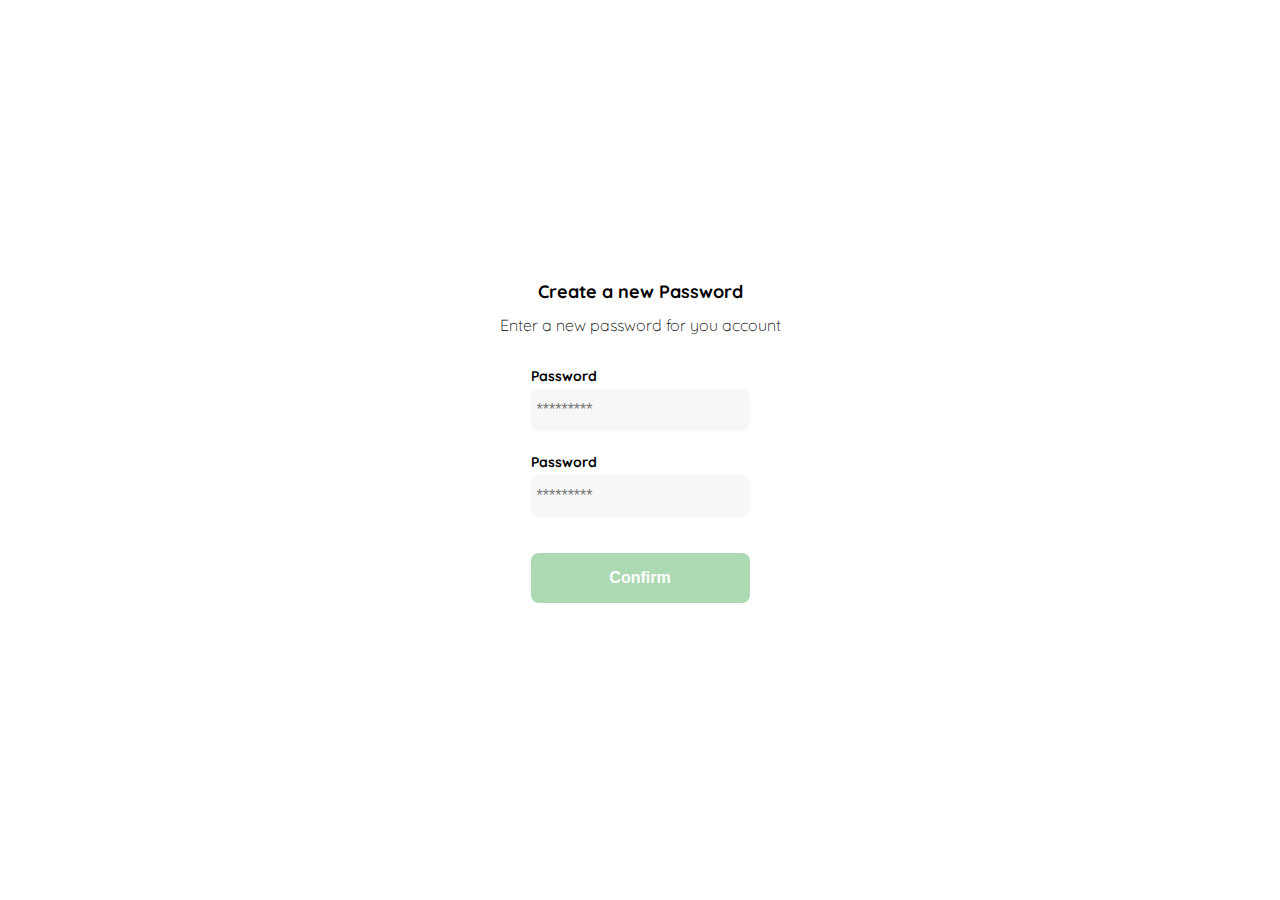
<file: clase1.html>
<!DOCTYPE html>
<html lang="en">
<head>
  <meta charset="UTF-8">
  <meta http-equiv="X-UA-Compatible" content="IE=edge">
  <meta name="viewport" content="width=device-width, initial-scale=1.0">
  <link rel="stylesheet" href="./style.css">
  <link rel="preconnect" href="https://fonts.googleapis.com">
  <link rel="preconnect" href="https://fonts.gstatic.com" crossorigin>
  <link href="https://fonts.googleapis.com/css2?family=Outfit:wght@400;500&family=Quicksand:wght@300;500;700&display=swap" rel="stylesheet">
  <title>Document</title>
</head>
<body>
  <div class="login">
    <div class="form-container">

      <img src="./logos/logo_yard_sale.svg" alt="logo" class="logo">

      <h1 class="title">Create a new Password</h1>

      <p class="subtitle">Enter a new password for you account</p>

      <form action="/" class="form">

        <label for="password" class="label">Password</label>
        <input type="password" id="password" placeholder="*********" class="input input-password">

        <label for="new-password" class="label">Password</label>
        <input type="password" id="new-password" placeholder="*********" class="input input-password">

        <input type="submit" value="Confirm" class="primary-button login-button">
      </form> 

    </div>
  </div>
</body>
</html>
</file>
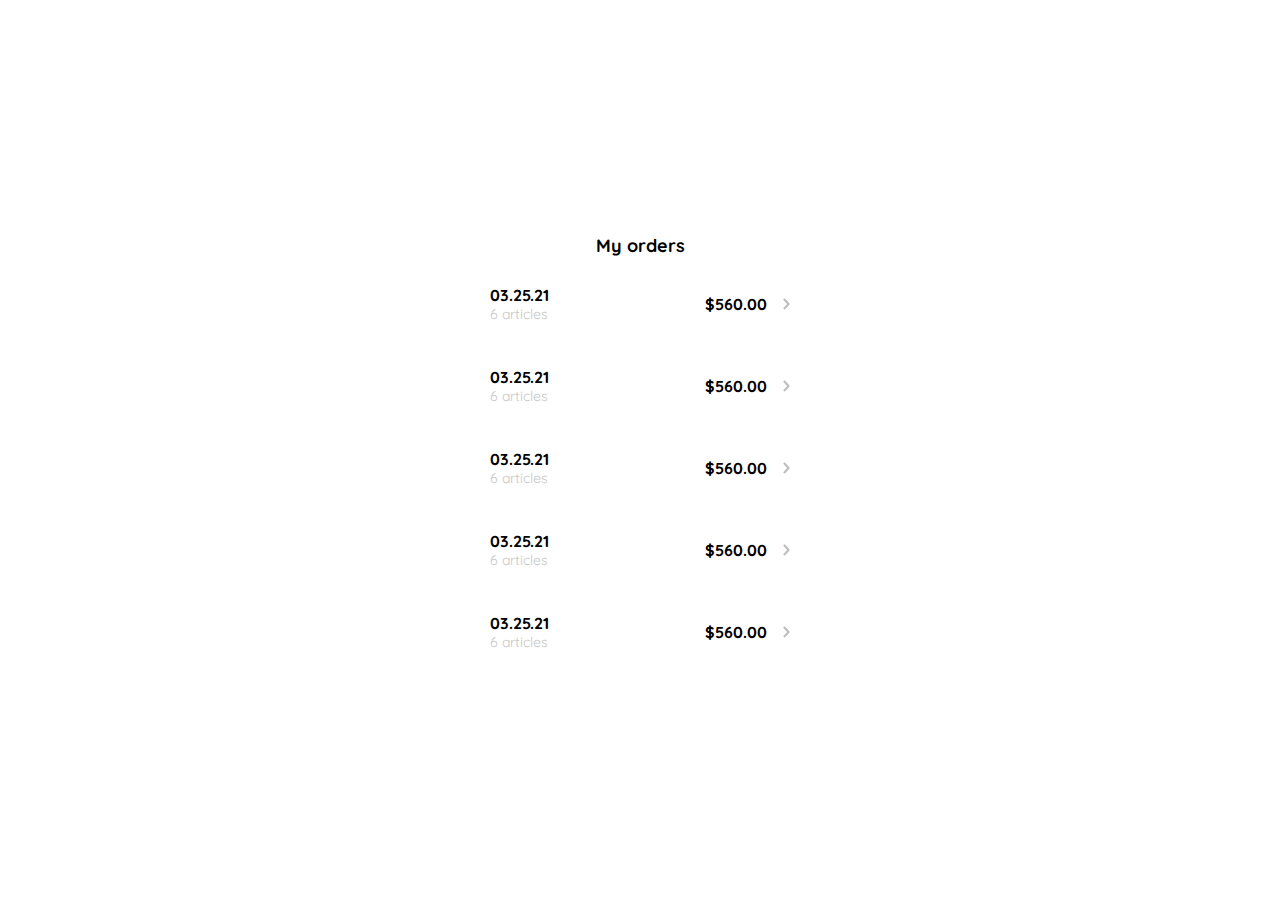
<file: clase10.html>
<!DOCTYPE html>
<html lang="en">
<head>
  <meta charset="UTF-8">
  <meta http-equiv="X-UA-Compatible" content="IE=edge">
  <meta name="viewport" content="width=device-width, initial-scale=1.0">
  <link rel="stylesheet" href="./style.css">
  <link rel="preconnect" href="https://fonts.googleapis.com">
  <link rel="preconnect" href="https://fonts.gstatic.com" crossorigin>
  <link href="https://fonts.googleapis.com/css2?family=Outfit:wght@400;500&family=Quicksand:wght@300;500;700&display=swap" rel="stylesheet">
  <title>Document</title>
</head>
<body>
  <div class="my-order">
    <div class="my-order-container">
      <h1 class="title">My orders</h1>

      <div class="my-order-content">
        <div class="orders">
          <p>
            <span>03.25.21</span>
            <span>6 articles</span>
          </p>
          <p>$560.00</p>
          <img src="./icons/flechita.svg" alt="arrow">
        </div>
        <div class="orders">
          <p>
            <span>03.25.21</span>
            <span>6 articles</span>
          </p>
          <p>$560.00</p>
          <img src="./icons/flechita.svg" alt="arrow">
        </div>
        <div class="orders">
          <p>
            <span>03.25.21</span>
            <span>6 articles</span>
          </p>
          <p>$560.00</p>
          <img src="./icons/flechita.svg" alt="arrow">
        </div>
        <div class="orders">
          <p>
            <span>03.25.21</span>
            <span>6 articles</span>
          </p>
          <p>$560.00</p>
          <img src="./icons/flechita.svg" alt="arrow">
        </div>
        <div class="orders">
          <p>
            <span>03.25.21</span>
            <span>6 articles</span>
          </p>
          <p>$560.00</p>
          <img src="./icons/flechita.svg" alt="arrow">
        </div>
      </div>
    </div>
  </div>
</body>
</html>
</file>
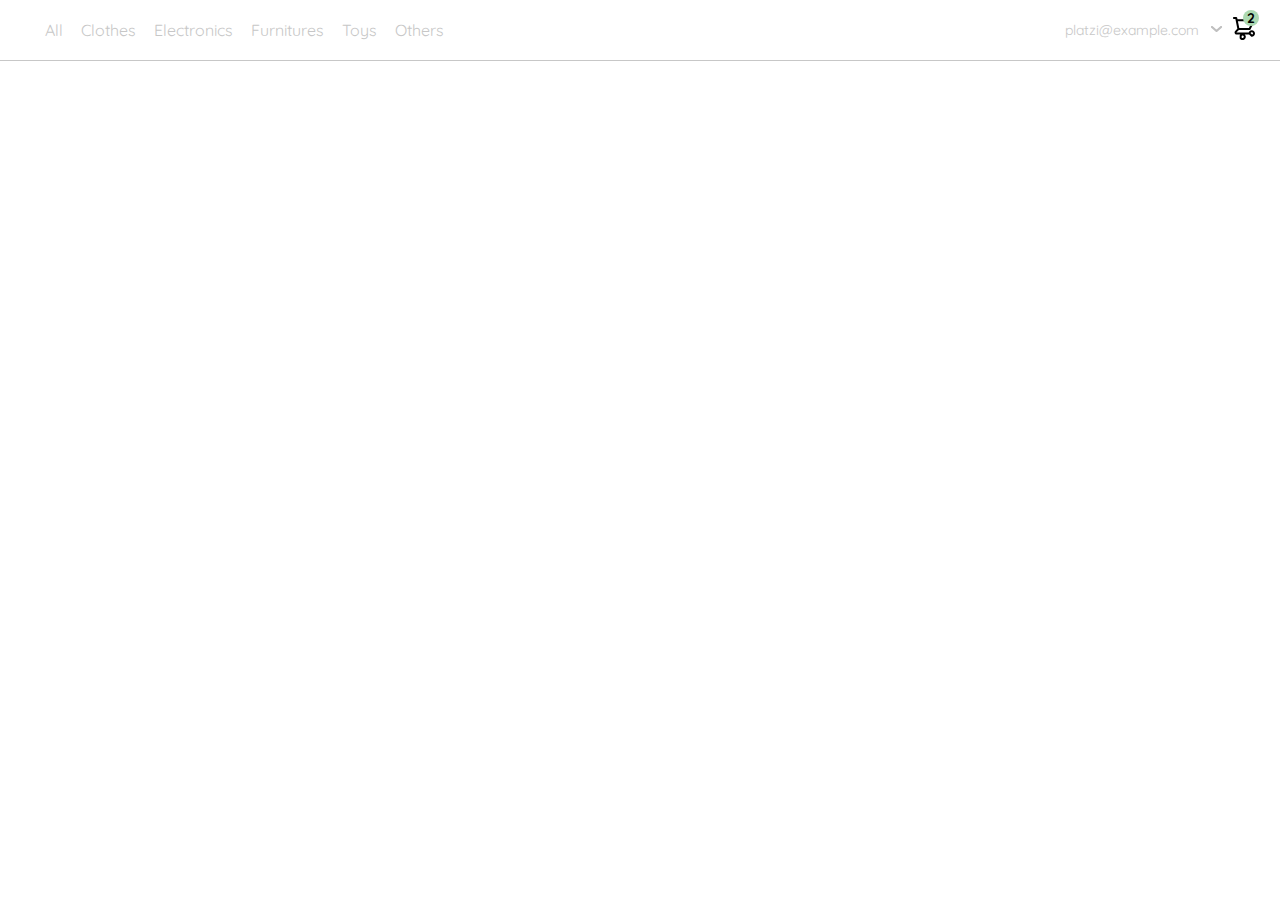
<file: clase11.html>
<!DOCTYPE html>
<html lang="en">
<head>
  <meta charset="UTF-8">
  <meta http-equiv="X-UA-Compatible" content="IE=edge">
  <meta name="viewport" content="width=device-width, initial-scale=1.0">
  <link rel="stylesheet" href="./style.css">
  <link rel="preconnect" href="https://fonts.googleapis.com">
  <link rel="preconnect" href="https://fonts.gstatic.com" crossorigin>
  <link href="https://fonts.googleapis.com/css2?family=Outfit:wght@400;500&family=Quicksand:wght@300;500;700&display=swap" rel="stylesheet">
  <title>Document</title>
</head>
<body>
  <nav>
    <img src="./icons/icon_menu.svg" alt="menu" class="menu">

    <div class="navbar-left">
      <img src="./logos/logo_yard_sale.svg" alt="logo" class="logo">

      <ul>
        <li>
          <a href="/">All</a>
        </li>
        <li>
          <a href="/">Clothes</a>
        </li>
        <li>
          <a href="/">Electronics</a>
        </li>
        <li>
          <a href="/">Furnitures</a>
        </li>
        <li>
          <a href="/">Toys</a>
        </li>
        <li>
          <a href="/">Others</a>
        </li>
      </ul>
    </div>

    <div class="navbar-right">
      <ul>
        <li class="navbar-email">platzi@example.com
        <img src="./icons/flechita.svg" alt="">
        </li>
        

        <li class="navbar-shopping-cart">
          <img src="./icons/icon_shopping_cart.svg" alt="shopping cart">
          <div>2</div>
        </li>
      </ul>
    </div>
  </nav>
</body>
</html>
</file>
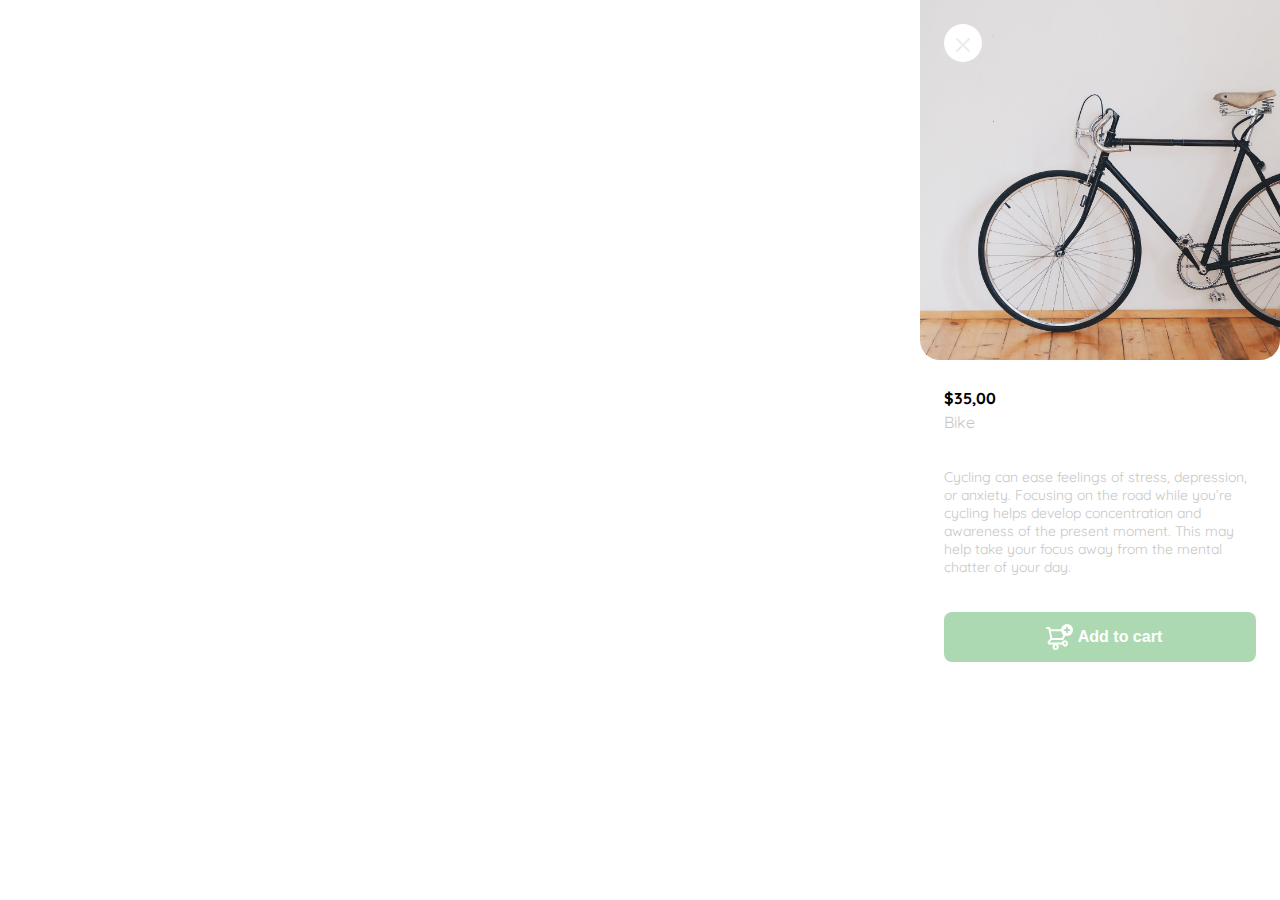
<file: clase12.html>
<!DOCTYPE html>
<html lang="en">
<head>
  <meta charset="UTF-8">
  <meta http-equiv="X-UA-Compatible" content="IE=edge">
  <meta name="viewport" content="width=device-width, initial-scale=1.0">
  <link rel="stylesheet" href="./style.css">
  <link rel="preconnect" href="https://fonts.googleapis.com">
  <link rel="preconnect" href="https://fonts.gstatic.com" crossorigin>
  <link href="https://fonts.googleapis.com/css2?family=Outfit:wght@400;500&family=Quicksand:wght@300;500;700&display=swap" rel="stylesheet">
  <title>Document</title>
</head>
<body>
  <aside class="product-detail">
    <div class="product-detail-close">
      <img src="./icons/icon_close.png" alt="close">
    </div>
    <img src="./images/pexels-photo-276517.jpeg" alt="bike">
    <div class="product-info-description">
      <p>$35,00</p>
      <p>Bike</p>
      <p>Cycling can ease feelings of stress, depression, or anxiety. Focusing on the road while you’re cycling helps develop concentration and awareness of the present moment. This may help take your focus away from the mental chatter of your day.</p>
      <button class="primary-button add-to-cart-button">
        <img src="./icons/bt_add_to_cart.svg" alt="add to cart">
        Add to cart
      </button>
    </div>
  </aside>
</body>
</html>
</file>
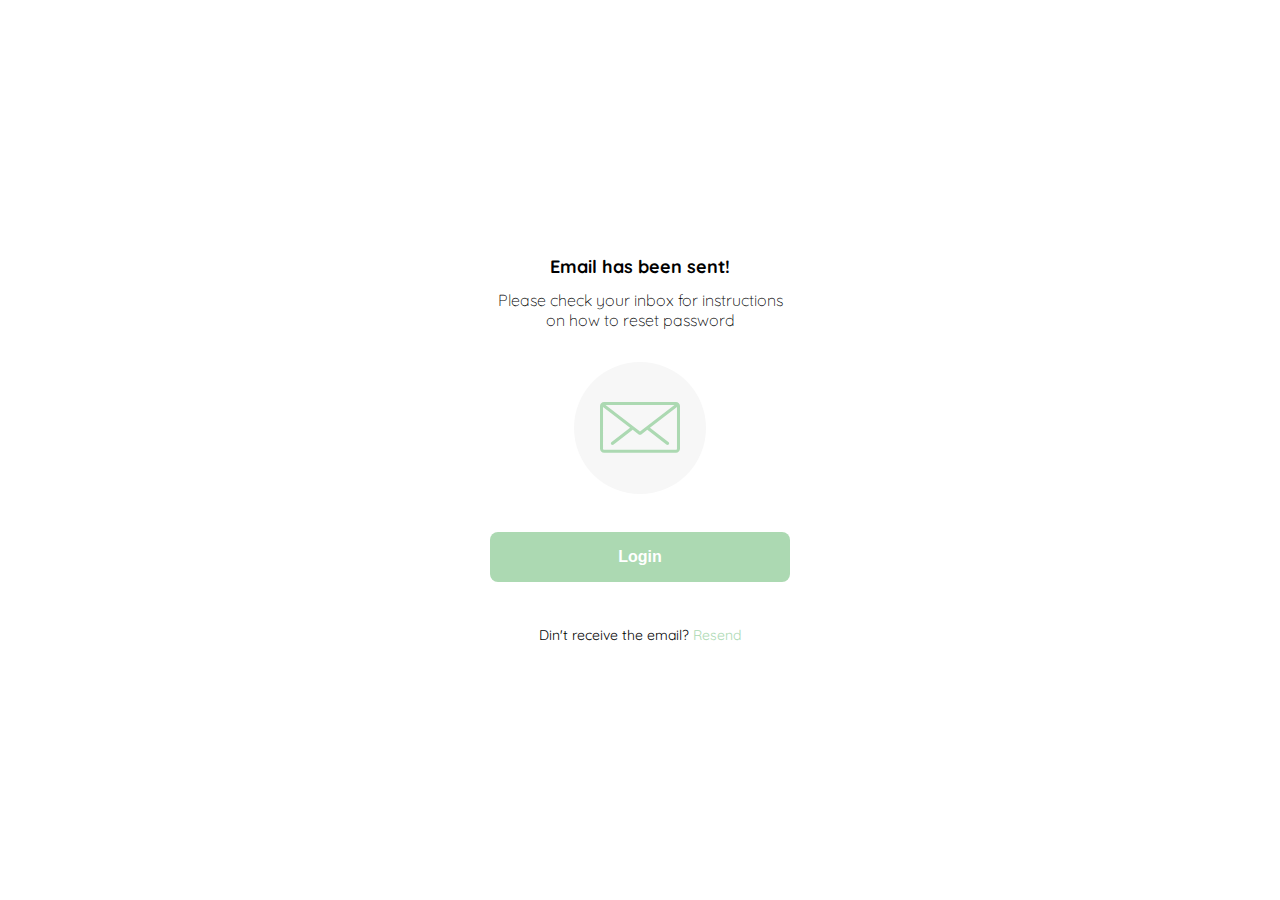
<file: clase2.html>
<!DOCTYPE html>
<html lang="en">
<head>
  <meta charset="UTF-8">
  <meta http-equiv="X-UA-Compatible" content="IE=edge">
  <meta name="viewport" content="width=device-width, initial-scale=1.0">
  <link rel="stylesheet" href="./style.css">
  <link rel="preconnect" href="https://fonts.googleapis.com">
  <link rel="preconnect" href="https://fonts.gstatic.com" crossorigin>
  <link href="https://fonts.googleapis.com/css2?family=Outfit:wght@400;500&family=Quicksand:wght@300;500;700&display=swap" rel="stylesheet">
  <title>Document</title>
</head>
<body>
  <div class="login">
    <div class="form-container">

      <img src="./logos/logo_yard_sale.svg" alt="logo" class="logo">

      <h1 class="title">Email has been sent!</h1>

      <p class="subtitle">Please check your inbox for instructions on how to reset password</p>

      <div class="email-image">
        <img src="./icons/email.svg" alt="email">
      </div>

      <button class="primary-button login-button">Login</button>


      <p class="resend">
        <span>Din't receive the email?</span>
        <a href="/">Resend</a>
      </p>
    </div>
  </div>
</body>
</html>
</file>
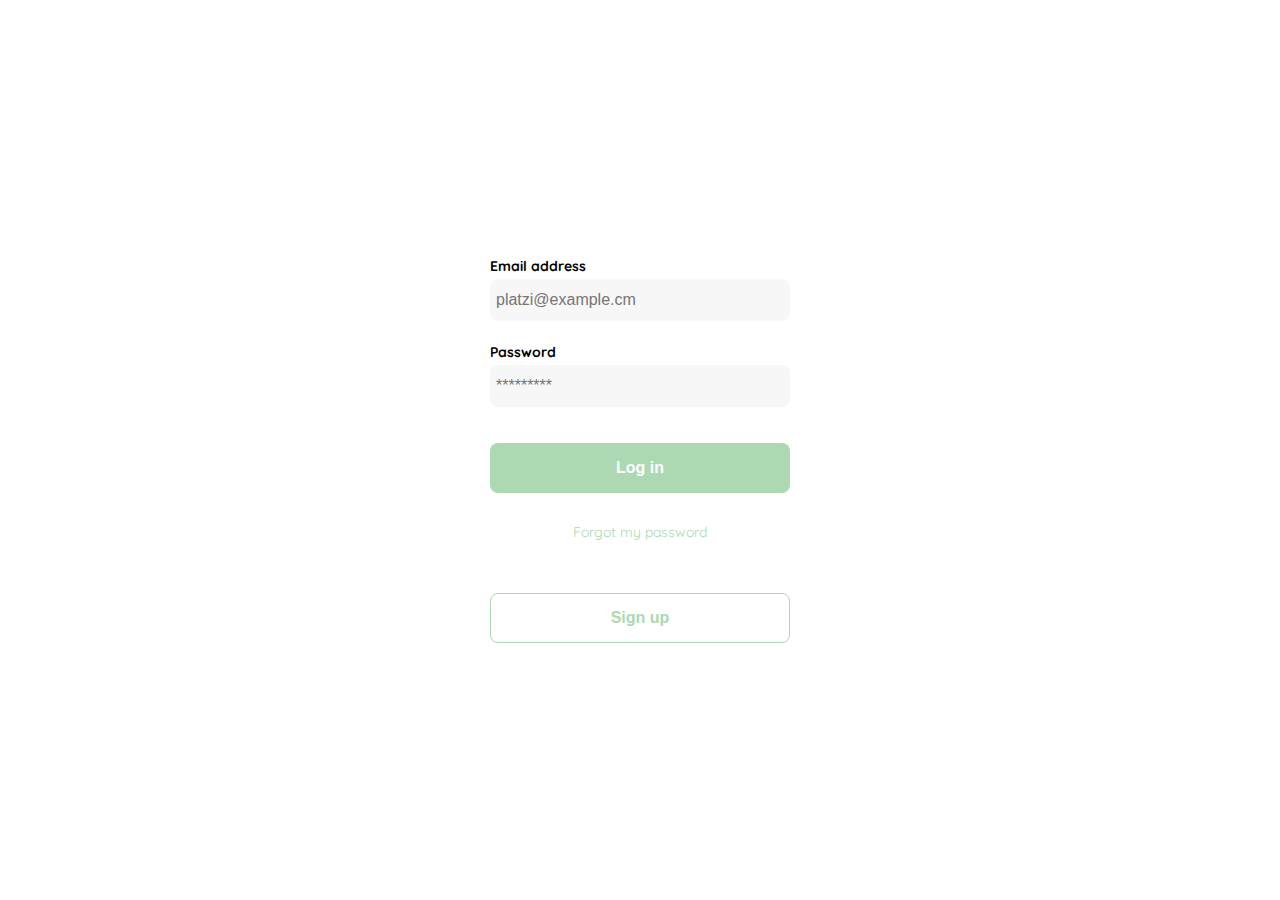
<file: clase3.html>
<!DOCTYPE html>
<html lang="en">
<head>
  <meta charset="UTF-8">
  <meta http-equiv="X-UA-Compatible" content="IE=edge">
  <meta name="viewport" content="width=device-width, initial-scale=1.0">
  <link rel="stylesheet" href="./style.css">
  <link rel="preconnect" href="https://fonts.googleapis.com">
  <link rel="preconnect" href="https://fonts.gstatic.com" crossorigin>
  <link href="https://fonts.googleapis.com/css2?family=Outfit:wght@400;500&family=Quicksand:wght@300;500;700&display=swap" rel="stylesheet">
  <title>Document</title>
</head>
<body>
  <div class="login">
    <div class="form-desktop form-mobile">
      <img src="./logos/logo_yard_sale.svg" alt="logo" class="logo">

      <form action="/" class="form">
        <label for="email" class="label">Email address</label>
        <input type="text" id="email" placeholder="platzi@example.cm" class="input input-email">

        <label for="password" class="label">Password</label>
        <input type="password" id="password" placeholder="*********" class="input input-password">

        <input type="submit" value="Log in" class="primary-button login-button">
        <a href="/">Forgot my password</a>
      </form>

      <button class="secondary-button signup-button">Sign up</button>
    </div>
  </div>
</body>
</html>
</file>
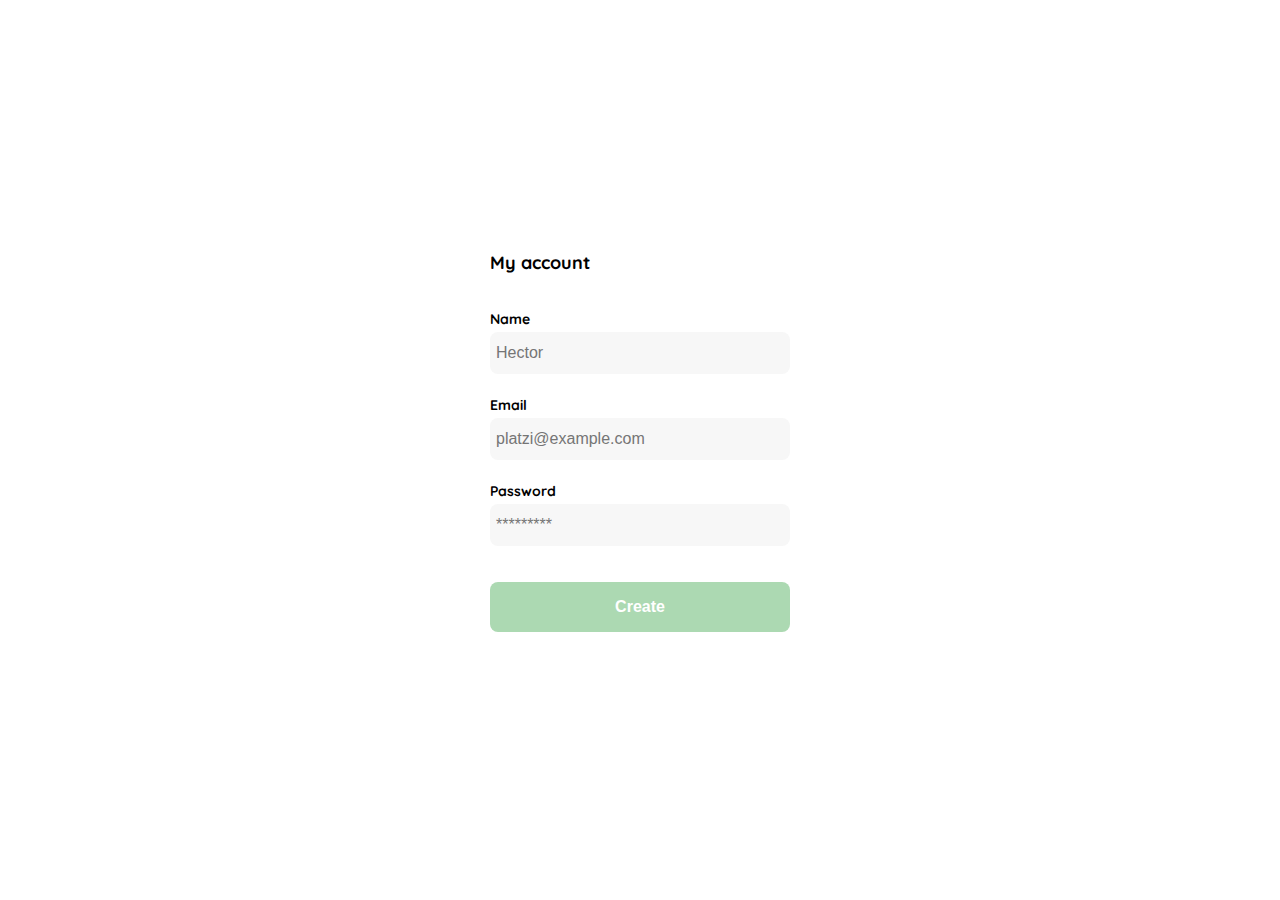
<file: clase4.html>
<!DOCTYPE html>
<html lang="en">
<head>
  <meta charset="UTF-8">
  <meta http-equiv="X-UA-Compatible" content="IE=edge">
  <meta name="viewport" content="width=device-width, initial-scale=1.0">
  <link rel="stylesheet" href="./style.css">
  <link rel="preconnect" href="https://fonts.googleapis.com">
  <link rel="preconnect" href="https://fonts.gstatic.com" crossorigin>
  <link href="https://fonts.googleapis.com/css2?family=Outfit:wght@400;500&family=Quicksand:wght@300;500;700&display=swap" rel="stylesheet">
  <title>Document</title>
</head>
<body>
  <div class="login">
    <div class="form-desktop">
      <h1 class="title-desktop">My account</h1>

      <form action="/" class="form">
        <div>
          <label for="name" class="label">Name</label>
          <input type="text" id="name" placeholder="Hector" class="input input-name">

          <label for="email" class="label">Email</label>
          <input type="text" id="email" placeholder="platzi@example.com" class="input input-email">

          <label for="password" class="label">Password</label>
          <input type="password" id="password" placeholder="*********" class="input input-password">
        </div>

        <input type="submit" value="Create" class="primary-button login-button">
      </form> 
    </div>
  </div>
</body>
</html>
</file>
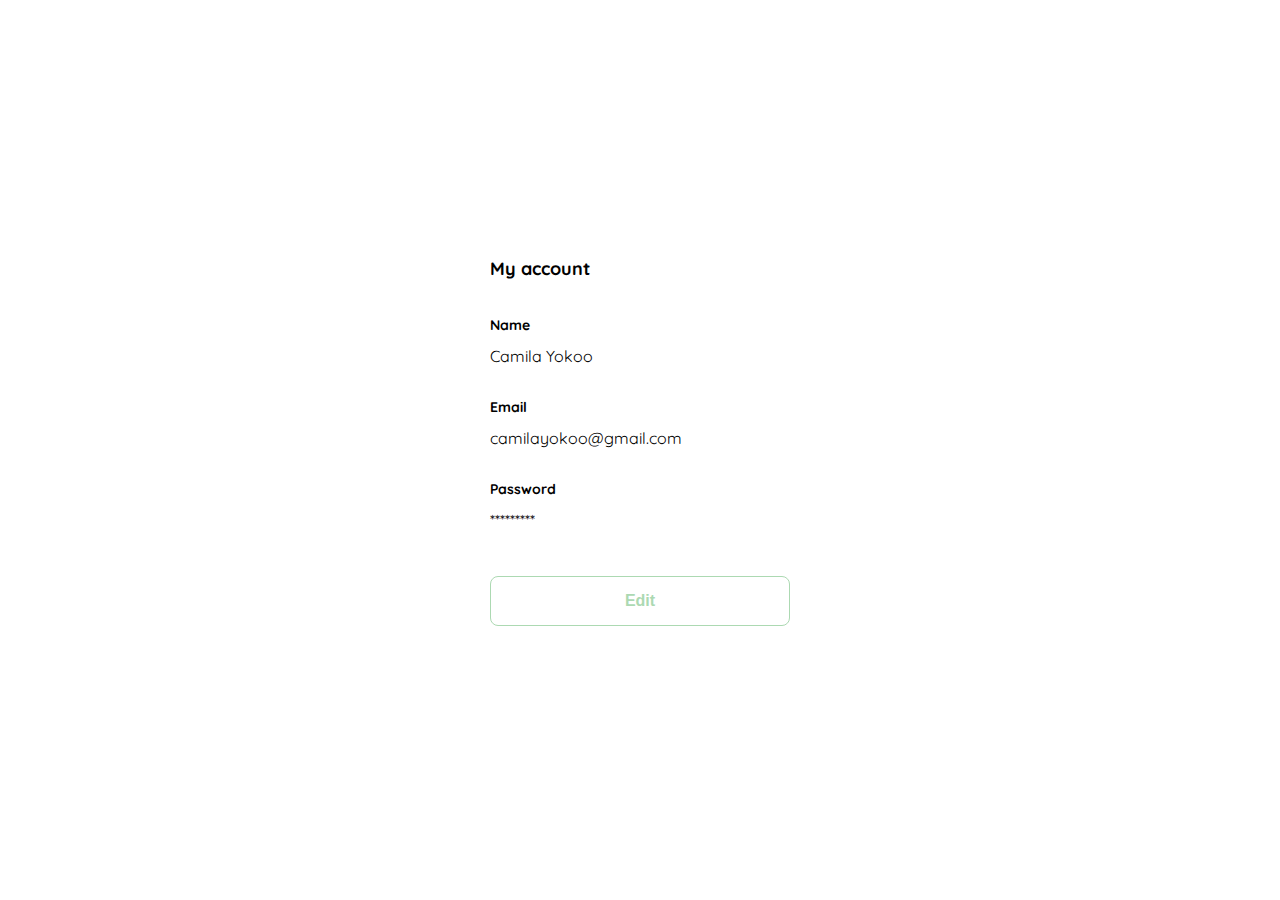
<file: clase5.html>
<!DOCTYPE html>
<html lang="en">
<head>
  <meta charset="UTF-8">
  <meta http-equiv="X-UA-Compatible" content="IE=edge">
  <meta name="viewport" content="width=device-width, initial-scale=1.0">
  <link rel="stylesheet" href="./style.css">
  <link rel="preconnect" href="https://fonts.googleapis.com">
  <link rel="preconnect" href="https://fonts.gstatic.com" crossorigin>
  <link href="https://fonts.googleapis.com/css2?family=Outfit:wght@400;500&family=Quicksand:wght@300;500;700&display=swap" rel="stylesheet">
  <title>Document</title>
</head>
<body>
  <div class="login">
    <div class="form-desktop">
      <h1 class="title-desktop">My account</h1>

      <form action="/" class="form">
        <div>
          <label for="name" class="label">Name</label>
          <p class="value">Camila Yokoo</p>

          <label for="email" class="label">Email</label>
          <p class="value">camilayokoo@gmail.com</p>

          <label for="password" class="label">Password</label>
          <p class="value">*********</p>
        </div>

        <input type="submit" value="Edit" class="secondary-button login-button">
      </form>
    </div>
  </div>
</body>
</html>
</file>
<file: style.css>
:root {
  --white:#FFFFFF;
  --black: #000000;
  --very-light-pink: #C7C7C7;
  --text-input-field: #F7F7F7;
  --hospital-green: #ACD9B2;
  --sm: 14px;
  --md: 16px;
  --lg: 18px;
}

body{
  font-family: 'Quicksand', sans-serif;
  margin: 0;
}

nav {
  display: flex;
  justify-content: space-between;
  padding: 0 24px;
  border-bottom: 1px solid var(--very-light-pink);
}

.menu {
  display: none;
}
.logo {
  width: 100px;
}

.navbar-left ul,
.navbar-right ul {
  list-style: none;
  padding: 0;
  margin: 0;
  display: flex;
  align-items: center;
  height: 60px;
}

.navbar-left {
  display: flex;
}
.navbar-left ul {
  margin-left: 12px;
}
.navbar-left ul li a,
.navbar-right ul li a {
  text-decoration: none;
  color: var(--very-light-pink);
  border: 1px solid var(--white);
  padding: 8px;
  border-radius: 8px;
}
.navbar-left ul li a:hover,
.navbar-right ul li a:hover {
  border: 1px solid var(--hospital-green);
  color: var(--hospital-green);
}
.navbar-email {
  color: var(--very-light-pink);
  font-size: var(--sm);
  margin-right: 12px;
}

.navbar-email img {
  margin-left: 10px;
  transform: rotate(90deg);
}

.navbar-shopping-cart {
  position: relative;
}
.navbar-shopping-cart div {
  width: 16px;
  height: 16px;
  background-color: var(--hospital-green);
  border-radius: 50%;
  font-size: var(--sm);
  font-weight: bold;
  position: absolute;
  top: -6px;
  right: -3px;
  display: flex;
  justify-content: center;
  align-items: center;
}

.my-order {
  width: 100%;
  height: 100vh;
  display: grid;
  place-items: center;
}

.title-container {
  display: flex;
}
.title-container img {
  transform: rotate(180deg);
  margin-right: 14px;
}

.title {
  font-size: var(--lg);
  margin-bottom: 40px;
}

.my-order-container {
  display: grid;
  grid-template-rows: auto 1fr auto;
  width: 300px;
}

.my-order-content {
  display: flex;
  flex-direction: column;
}

.order {
  display: grid;
  grid-template-columns: auto 1fr;
  gap: 16px;
  align-items: center;
  background-color: var(--text-input-field);
  margin-bottom: 24px;
  border-radius: 8px;
  padding: 0 24px;
}

.orders {
  display: grid;
  grid-template-columns: auto 1fr auto;
  gap: 16px;
  align-items: center;
  margin-bottom: 12px;
}

.orders p:nth-child(1) {
  display: flex;
  flex-direction: column;
}
.orders p span:nth-child(1) {
  font-size: var(--md);
  font-weight: bold;
}
.orders p span:nth-child(2) {
  font-size: var(--sm);
  color: var(--very-light-pink);
}
.orders p:nth-child(2) {
  text-align: end;
  font-weight: bold;
}

.order p:nth-child(1) {
  display: flex;
  flex-direction: column;
}

.order p span:nth-child(1) {
  font-size: var(--md);
  font-weight: bold;
}

.order p span:nth-child(2) {
  font-size: var(--sm);
  color: var(--very-light-pink);
}

.order p:nth-child(2) {
  text-align: end;
  font-weight: bold;
}

.shopping-cart {
  display: grid;
  grid-template-columns: auto 1fr auto auto;
  gap: 16px;
  margin-bottom: 24px;
  align-items: center;
}

.shopping-cart figure {
  margin: 0;
}

.shopping-cart figure img {
  width: 70px;
  height: 70px;
  border-radius: 20px;
  object-fit: cover;
}

.shopping-cart p:nth-child(2) {
  color: var(--very-light-pink);
}

.shopping-cart p:nth-child(3) {
  font-size: var(--md);
  font-weight: bold;
}

.desktop-menu {
  width: 100px;
  height: auto;
  border: 1px solid var(--very-light-pink);
  border-radius: 6px;
  padding: 20px 20px 0 20px;
}

.desktop-menu ul {
  list-style: none;
  padding: 0;
  margin: 0;
}

.desktop-menu ul li {
  text-align: end;
}

.desktop-menu ul li:nth-child(1),
.desktop-menu ul li:nth-child(2) {
  font-weight: bold;
}

.desktop-menu ul li:last-child {
  padding-top: 20px;
  border-top: 1px solid var(--very-light-pink);
}

.desktop-menu ul li:last-child a {
  color: var(--hospital-green);
  font-size: var(--sm);
}

.desktop-menu ul li a {
  color: var(--back);
  text-decoration: none;
  margin-bottom: 20px;
  display: inline-block;
}

.mobile-menu {
  padding: 24px;
}

.mobile-menu a {
  text-decoration: none;
  color: var(--black);
  font-weight: bold;
  /* margin-bottom: 24px; */
}

.mobile-menu ul {
  padding: 0;
  margin: 24px 0 0;
  list-style: none;
}

.mobile-menu ul:nth-child(1) {
  border-bottom: 1px solid var(--very-light-pink);
}

.mobile-menu ul li {
  margin-bottom: 24px;
}

.mobile-menu .email {
  font-size: var(--sm);
  font-weight: 300;
  color: var(--very-light-pink);
  position: absolute;
  bottom: 70px;            
}

.mobile-menu .sign-out {
  color: var(--hospital-green);
  font-size: var(--sm);
  position: absolute;
  bottom: 24px;    
}


.cards-container {
  display: grid;
  grid-template-columns: repeat(auto-fill, 240px);
  gap: 26px;
  place-content: center;
}

.product-card {
  width: 240px;
}

.product-card img {
  width: 240px;
  height: 240px;
  border-radius: 20px;
  object-fit: cover;
}

.product-info {
  display: flex;
  justify-content: space-between;
  align-items: center;
  margin-top: 12px;
}

.product-info figure {
  margin: 0;
}

.product-info figure img {
  width: 35px;
  height: 35px;
}

.product-info div p:nth-child(1) {
  font-weight: bold;
  font-size: var(--md);
  margin-top: 0;
  margin-bottom: 4px;
}

.product-info div p:nth-child(2) {
  font-size: var(--sm);
  margin-top: 0;
  margin-bottom: 0;
  color: var(--very-light-pink);
}

.login{
  width: 100%;
  height: 100vh;
  display: grid;
  place-items: center;
}

.form-container {
  display: grid;
  grid-template-rows: auto 1fr auto;
  justify-items: center;
  width: 300px;
}

.form-desktop {
  display: grid;
  grid-template-rows: auto 1fr auto;
  width: 300px;
}

.logo {
  display: none;
  justify-self: center;
  margin-bottom: 48%;
  width: 150px;
}

.title {
  font-size: var(--lg);
  margin-bottom: 12px;
  text-align: center;
}

.title-arrow {
  font-size: var(--lg);
  font-weight: bold;
}

.title-desktop {
  font-size: var(--lg);
  margin-bottom: 36px;
  text-align: start ;
}

.subtitle {
  color: var(--very-like-pink);
  font-size: var(--md);
  font-weight: 300;
  margin-top: 0;
  margin-bottom: 32px;
  text-align: center;
}

.email-image {
  width: 132px;
  height: 132px;
  border-radius: 50%;
  background-color:var(--text-input-field);
  display: flex;
  justify-content: center;
  align-items: center;
  margin-bottom:24px;
}
.email-image img {
  width: 80px;
}

.resend {
  font-size: var(--sm);
}

.resend span {
  color: var(--very-like-pink);
}

.resend a {
  color: var(--hospital-green);
  text-decoration: none;
}

.form {
  display: flex;
  flex-direction: column;
}

.form div {
  display: flex;
  flex-direction: column;
}

.form a {
  color: var(--hospital-green);
  font-size: var(--sm);
  text-align: center;
  text-decoration: none;
  margin-bottom: 52px;
}

.label {
  font-size: var(--sm);
  font-weight: bold;
  margin-bottom: 4px;
}

.value {
  color: var(--very-like-pink);
  font-size: var(--md);
  margin: 8px 0 32px 0;
}

.input {
  background-color: var(--text-input-field);
  border: none;
  border-radius: 8px;
  height: 30px;
  font-size: var(--md);
  padding: 6px;
  margin-bottom: 12px;
}

.input-email {
  margin-bottom: 22px;
}

.input-name,
.input-email,
.input-password {
  margin-bottom: 22px;
}

.product-detail {
  width: 360px;
  padding-bottom: 24px;
  position: absolute;
  right: 0;
}

.detail-product {
  padding: 24px;
  box-sizing: border-box;
}

.product-detail-close {
  background: var(--white);
  width: 14px;
  height: 14px;
  position: absolute;
  top: 24px;
  left: 24px;
  z-index: 2;
  padding: 12px;
  border-radius: 50%;
}
.product-detail-close:hover {
  cursor: pointer;
}
.product-detail > img:nth-child(2) {
  width: 100%;
  height: 360px;
  object-fit: cover;
  border-radius: 0 0 20px 20px;
}
.product-info-description {
  margin: 24px 24px 0 24px;
}
.product-info-description p:nth-child(1) {
  font-weight: bold;
  font-size: var(--md);
  margin-top: 0;
  margin-bottom: 4px;
}
.product-info-description p:nth-child(2) {
  color: var(--very-light-pink);
  font-size: var(--md);
  margin-top: 0;
  margin-bottom: 36px;
}
.product-info-description p:nth-child(3) {
  color: var(--very-light-pink);
  font-size: var(--sm);
  margin-top: 0;
  margin-bottom: 36px;
}

.primary-button {
  background-color: var(--hospital-green);
  border-radius: 8px;
  border: none;
  color: var(--white);
  width: 100%;
  cursor: pointer;
  font-size: var(--md);
  font-weight: bold;
  height: 50px;
}

.add-to-cart-button {
  align-items:center;
  display: flex;
  justify-content: center;
}

.secondary-button {
  background-color: var(--white);
  border-radius: 8px;
  border: 1px solid var(--hospital-green);
  color: var(--hospital-green);
  width: 100%;
  cursor: pointer;
  font-size: var(--md);
  font-weight: bold;
  height: 50px;
}

.login-button {
  margin-top: 14px;
  margin-bottom: 30px;
}

@media (max-width: 640px){

  .form-mobile {
    display: grid;
    grid-template-rows: auto 1fr auto;
    width: 300px;
  }

  .form-desktop {
    height: 100%;
  }
  .form {
    height: 100%;
    justify-content: space-between;
  }
  
  .logo{
    display: block;
  }
  .secondary-button {
    width: 300px;
    position: absolute;
    bottom: 24px;
  }

  .product-detail {
    width: 100%;
  }

  .cards-container {
    grid-template-columns: repeat(auto-fill, 140px);
  }
  .product-card {
    width: 140px;
  }
  .product-card img {
    width: 140px;
    height: 140px;
  }

  .menu {
    display: block;
  }
  .navbar-left ul {
    display: none;
  }
  .navbar-email {
    display: none;
  }

}
</file>
